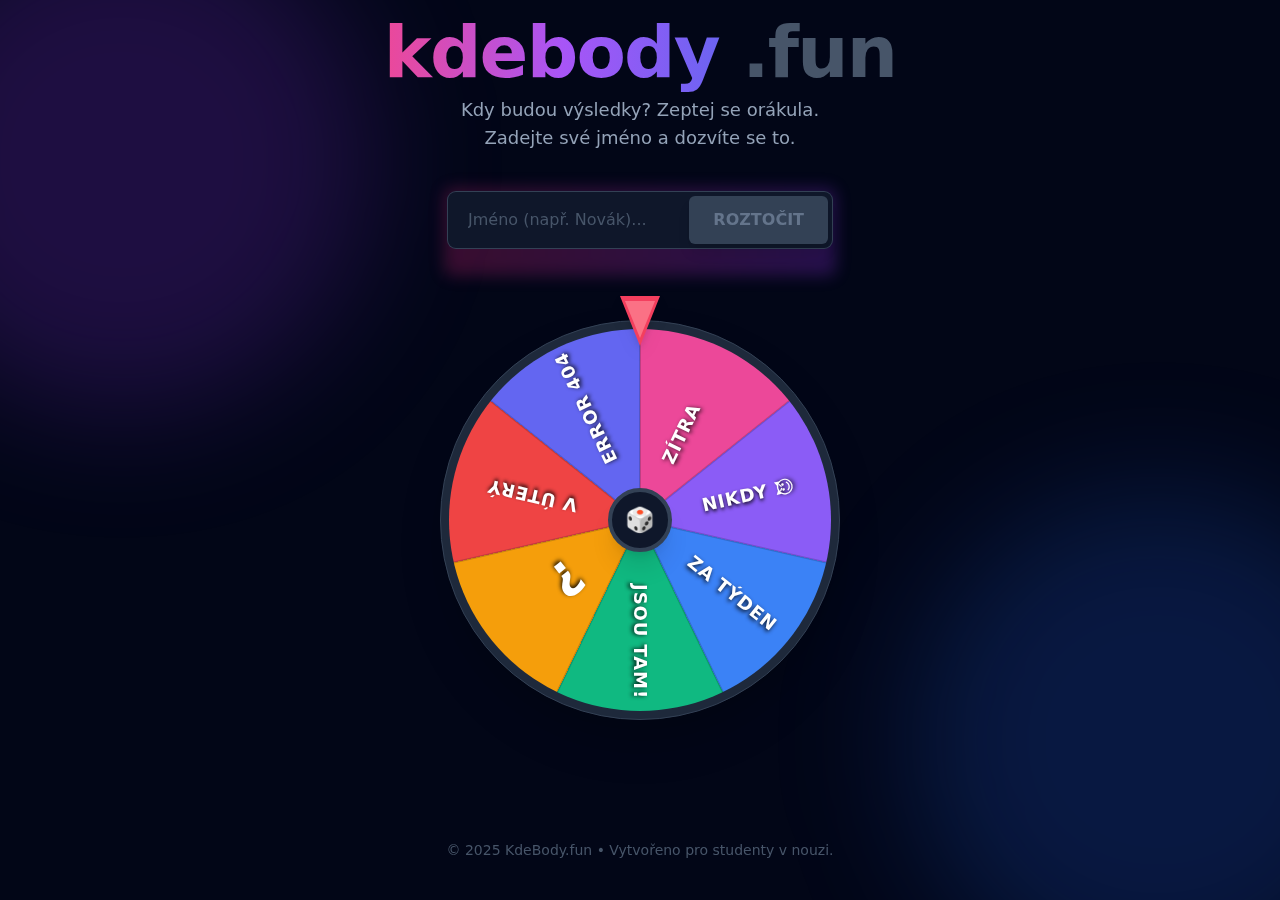
<file: index.html>
<!DOCTYPE html><html><head><meta charset="utf-8"><meta name="viewport" content="width=device-width, initial-scale=1"><title>KdeBody.fun</title><style>@keyframes bounceIn{0%{opacity:0;transform:scale(.3)}50%{opacity:1;transform:scale(1.05)}70%{transform:scale(.9)}to{transform:scale(1)}}.animate-bounce-in{animation:bounceIn .5s cubic-bezier(.215,.61,.355,1) both}</style><link rel="stylesheet" href="/_nuxt/entry.BLFMmYan.css" crossorigin><link rel="preload" as="fetch" crossorigin="anonymous" href="/_payload.json?77106717-8217-4153-9b1f-960126db598b"><link rel="modulepreload" as="script" crossorigin href="/_nuxt/B3glNuSu.js"><link rel="preload" as="fetch" fetchpriority="low" crossorigin="anonymous" href="/_nuxt/builds/meta/77106717-8217-4153-9b1f-960126db598b.json"><meta hid="description" name="description" content="Kdy budou výsledky? Zatoč si kolem!"><link rel="icon" type="image/x-icon" href="/favicon.ico"><script type="module" src="/_nuxt/B3glNuSu.js" crossorigin></script><script id="unhead:payload" type="application/json">{"title":"KdeBody.fun"}</script></head><body><div id="__nuxt"><div class="min-h-screen bg-slate-950 text-slate-100 flex flex-col items-center justify-center p-4 font-sans selection:bg-pink-500 selection:text-white overflow-x-hidden"><div class="fixed top-0 left-0 w-full h-full overflow-hidden pointer-events-none z-0"><div class="absolute top-[-10%] left-[-10%] w-[500px] h-[500px] bg-purple-600/20 rounded-full blur-3xl"></div><div class="absolute bottom-[-10%] right-[-10%] w-[500px] h-[500px] bg-blue-600/20 rounded-full blur-3xl"></div></div><div class="relative z-10 w-full max-w-2xl flex flex-col items-center"><header class="text-center mb-10"><h1 class="text-5xl md:text-7xl font-black tracking-tight mb-2"><span class="text-transparent bg-clip-text bg-gradient-to-r from-pink-500 via-purple-500 to-indigo-500"> kdebody </span><span class="text-slate-600">.fun</span></h1><p class="text-slate-400 text-lg">Kdy budou výsledky? Zeptej se orákula.</p><p class="text-slate-400 text-lg">Zadejte své jméno a dozvíte se to.</p></header><div class="w-full max-w-sm mb-12 relative group"><div class="absolute -inset-1 bg-gradient-to-r from-pink-600 to-purple-600 rounded-lg blur opacity-25 group-hover:opacity-75 transition duration-1000 group-hover:duration-200"></div><div class="relative flex bg-slate-900 rounded-lg p-1 ring-1 ring-slate-700"><input value="" type="text" maxlength="30" placeholder="Jméno (např. Novák)..." class="flex-1 bg-transparent border-none outline-none text-white px-4 py-3 placeholder-slate-600 font-medium"><button disabled class="bg-indigo-600 hover:bg-indigo-500 disabled:bg-slate-700 disabled:text-slate-500 disabled:cursor-not-allowed text-white font-bold py-2 px-6 rounded-md transition-all shadow-lg active:scale-95">ROZTOČIT</button></div><p class="text-xs text-slate-500 mt-2 text-center h-4"><!----></p></div><div class="relative mb-12"><div class="absolute top-0 left-1/2 -translate-x-1/2 -translate-y-6 z-30 filter drop-shadow-lg"><svg width="40" height="50" viewBox="0 0 40 50" fill="none" xmlns="http://www.w3.org/2000/svg"><path d="M20 50L0 0H40L20 50Z" fill="#F43F5E"></path><path d="M20 42L5 5H35L20 42Z" fill="#FB7185"></path></svg></div><div class="relative w-[300px] h-[300px] md:w-[400px] md:h-[400px] rounded-full p-2 bg-slate-800 shadow-2xl border border-slate-700"><div class="w-full h-full rounded-full overflow-hidden relative transition-transform cubic-bezier(0.15, 0, 0, 1)" style="transform:rotate(0deg);transition-duration:5000ms;"><div class="absolute inset-0 w-full h-full" style="background:conic-gradient(#ec4899 0% 14.285714285714286%,#8b5cf6 14.285714285714286% 28.571428571428573%,#3b82f6 28.571428571428573% 42.85714285714286%,#10b981 42.85714285714286% 57.142857142857146%,#f59e0b 57.142857142857146% 71.42857142857143%,#ef4444 71.42857142857143% 85.71428571428572%,#6366f1 85.71428571428572% 100%);"></div><!--[--><div class="absolute top-0 left-1/2 w-[2px] h-1/2 bg-slate-900/20 origin-bottom" style="transform:translateX(-50%) rotate(0deg);"></div><div class="absolute top-0 left-1/2 w-[2px] h-1/2 bg-slate-900/20 origin-bottom" style="transform:translateX(-50%) rotate(51.42857142857143deg);"></div><div class="absolute top-0 left-1/2 w-[2px] h-1/2 bg-slate-900/20 origin-bottom" style="transform:translateX(-50%) rotate(102.85714285714286deg);"></div><div class="absolute top-0 left-1/2 w-[2px] h-1/2 bg-slate-900/20 origin-bottom" style="transform:translateX(-50%) rotate(154.28571428571428deg);"></div><div class="absolute top-0 left-1/2 w-[2px] h-1/2 bg-slate-900/20 origin-bottom" style="transform:translateX(-50%) rotate(205.71428571428572deg);"></div><div class="absolute top-0 left-1/2 w-[2px] h-1/2 bg-slate-900/20 origin-bottom" style="transform:translateX(-50%) rotate(257.14285714285717deg);"></div><div class="absolute top-0 left-1/2 w-[2px] h-1/2 bg-slate-900/20 origin-bottom" style="transform:translateX(-50%) rotate(308.57142857142856deg);"></div><!--]--><!--[--><div class="absolute top-0 left-1/2 w-12 -ml-6 h-1/2 origin-bottom flex flex-col justify-end pb-16 items-center" style="transform:rotate(25.714285714285715deg);"><span class="text-white font-black uppercase tracking-wider whitespace-nowrap text-sm md:text-lg" style="writing-mode:vertical-rl;transform:rotate(180deg);text-shadow:0 2px 4px rgba(0,0,0,0.9);">Zítra</span></div><div class="absolute top-0 left-1/2 w-12 -ml-6 h-1/2 origin-bottom flex flex-col justify-end pb-16 items-center" style="transform:rotate(77.14285714285714deg);"><span class="text-white font-black uppercase tracking-wider whitespace-nowrap text-sm md:text-lg" style="writing-mode:vertical-rl;transform:rotate(180deg);text-shadow:0 2px 4px rgba(0,0,0,0.9);">Nikdy 😈</span></div><div class="absolute top-0 left-1/2 w-12 -ml-6 h-1/2 origin-bottom flex flex-col justify-end pb-16 items-center" style="transform:rotate(128.57142857142858deg);"><span class="text-white font-black uppercase tracking-wider whitespace-nowrap text-sm md:text-lg" style="writing-mode:vertical-rl;transform:rotate(180deg);text-shadow:0 2px 4px rgba(0,0,0,0.9);">Za týden</span></div><div class="absolute top-0 left-1/2 w-12 -ml-6 h-1/2 origin-bottom flex flex-col justify-end pb-16 items-center" style="transform:rotate(180deg);"><span class="text-white font-black uppercase tracking-wider whitespace-nowrap text-sm md:text-lg" style="writing-mode:vertical-rl;transform:rotate(180deg);text-shadow:0 2px 4px rgba(0,0,0,0.9);">Jsou tam!</span></div><div class="absolute top-0 left-1/2 w-12 -ml-6 h-1/2 origin-bottom flex flex-col justify-end pb-16 items-center" style="transform:rotate(231.42857142857144deg);"><span class="text-white font-black uppercase tracking-wider whitespace-nowrap text-3xl md:text-5xl pt-4" style="writing-mode:vertical-rl;transform:rotate(180deg);text-shadow:0 2px 4px rgba(0,0,0,0.9);">?</span></div><div class="absolute top-0 left-1/2 w-12 -ml-6 h-1/2 origin-bottom flex flex-col justify-end pb-16 items-center" style="transform:rotate(282.8571428571429deg);"><span class="text-white font-black uppercase tracking-wider whitespace-nowrap text-sm md:text-lg" style="writing-mode:vertical-rl;transform:rotate(180deg);text-shadow:0 2px 4px rgba(0,0,0,0.9);">V úterý</span></div><div class="absolute top-0 left-1/2 w-12 -ml-6 h-1/2 origin-bottom flex flex-col justify-end pb-16 items-center" style="transform:rotate(334.2857142857143deg);"><span class="text-white font-black uppercase tracking-wider whitespace-nowrap text-sm md:text-lg" style="writing-mode:vertical-rl;transform:rotate(180deg);text-shadow:0 2px 4px rgba(0,0,0,0.9);">Error 404</span></div><!--]--></div><div class="absolute top-1/2 left-1/2 -translate-x-1/2 -translate-y-1/2 w-16 h-16 bg-slate-900 rounded-full border-4 border-slate-700 shadow-xl flex items-center justify-center z-20"><span class="text-2xl animate-pulse">🎲</span></div></div></div><!----></div><footer class="mt-auto py-6 text-center text-slate-600 text-sm z-10"><p>© 2025 KdeBody.fun • Vytvořeno pro studenty v nouzi.</p></footer></div></div><div id="teleports"></div><script type="application/json" data-nuxt-data="nuxt-app" data-ssr="true" id="__NUXT_DATA__" data-src="/_payload.json?77106717-8217-4153-9b1f-960126db598b">[{"state":1,"once":3,"_errors":4,"serverRendered":6,"path":7,"prerenderedAt":8},["Reactive",2],{},["Set"],["ShallowReactive",5],{},true,"/",1764603784368]</script><script>window.__NUXT__={};window.__NUXT__.config={public:{},app:{baseURL:"/",buildId:"77106717-8217-4153-9b1f-960126db598b",buildAssetsDir:"/_nuxt/",cdnURL:""}}</script></body></html>
</file>
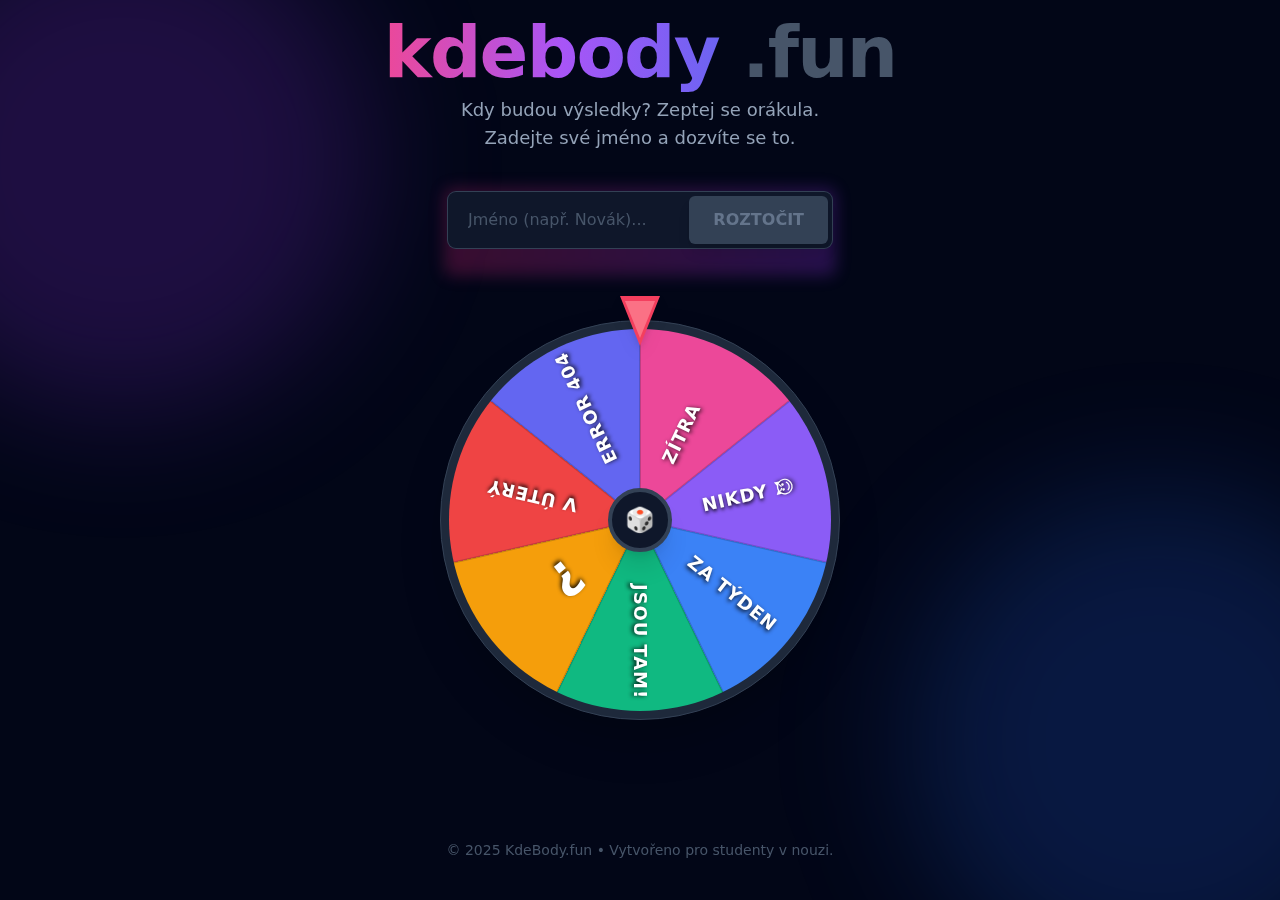
<file: 200.html>
<!DOCTYPE html><html><head><meta charset="utf-8"><meta name="viewport" content="width=device-width, initial-scale=1"><title>KdeBody.fun</title><link rel="stylesheet" href="/_nuxt/entry.BLFMmYan.css" crossorigin><link rel="modulepreload" as="script" crossorigin href="/_nuxt/B3glNuSu.js"><meta hid="description" name="description" content="Kdy budou výsledky? Zatoč si kolem!"><link rel="icon" type="image/x-icon" href="/favicon.ico"><script type="module" src="/_nuxt/B3glNuSu.js" crossorigin></script><script id="unhead:payload" type="application/json">{"title":"KdeBody.fun"}</script></head><body><div id="__nuxt"></div><div id="teleports"></div><script type="application/json" data-nuxt-data="nuxt-app" data-ssr="false" id="__NUXT_DATA__">[{"prerenderedAt":1,"serverRendered":2},1764603784368,false]</script><script>window.__NUXT__={};window.__NUXT__.config={public:{},app:{baseURL:"/",buildId:"77106717-8217-4153-9b1f-960126db598b",buildAssetsDir:"/_nuxt/",cdnURL:""}}</script></body></html>
</file>
<file: _nuxt/entry.BLFMmYan.css>
*,::backdrop,:after,:before{--tw-border-spacing-x:0;--tw-border-spacing-y:0;--tw-translate-x:0;--tw-translate-y:0;--tw-rotate:0;--tw-skew-x:0;--tw-skew-y:0;--tw-scale-x:1;--tw-scale-y:1;--tw-pan-x: ;--tw-pan-y: ;--tw-pinch-zoom: ;--tw-scroll-snap-strictness:proximity;--tw-gradient-from-position: ;--tw-gradient-via-position: ;--tw-gradient-to-position: ;--tw-ordinal: ;--tw-slashed-zero: ;--tw-numeric-figure: ;--tw-numeric-spacing: ;--tw-numeric-fraction: ;--tw-ring-inset: ;--tw-ring-offset-width:0px;--tw-ring-offset-color:#fff;--tw-ring-color:#3b82f680;--tw-ring-offset-shadow:0 0 #0000;--tw-ring-shadow:0 0 #0000;--tw-shadow:0 0 #0000;--tw-shadow-colored:0 0 #0000;--tw-blur: ;--tw-brightness: ;--tw-contrast: ;--tw-grayscale: ;--tw-hue-rotate: ;--tw-invert: ;--tw-saturate: ;--tw-sepia: ;--tw-drop-shadow: ;--tw-backdrop-blur: ;--tw-backdrop-brightness: ;--tw-backdrop-contrast: ;--tw-backdrop-grayscale: ;--tw-backdrop-hue-rotate: ;--tw-backdrop-invert: ;--tw-backdrop-opacity: ;--tw-backdrop-saturate: ;--tw-backdrop-sepia: ;--tw-contain-size: ;--tw-contain-layout: ;--tw-contain-paint: ;--tw-contain-style: }*,:after,:before{border:0 solid #e5e7eb;box-sizing:border-box}:after,:before{--tw-content:""}:host,html{line-height:1.5;-webkit-text-size-adjust:100%;font-family:ui-sans-serif,system-ui,sans-serif,Apple Color Emoji,Segoe UI Emoji,Segoe UI Symbol,Noto Color Emoji;font-feature-settings:normal;font-variation-settings:normal;tab-size:4;-webkit-tap-highlight-color:transparent}body{line-height:inherit;margin:0}hr{border-top-width:1px;color:inherit;height:0}abbr:where([title]){-webkit-text-decoration:underline dotted;text-decoration:underline dotted}h1,h2,h3,h4,h5,h6{font-size:inherit;font-weight:inherit}a{color:inherit;text-decoration:inherit}b,strong{font-weight:bolder}code,kbd,pre,samp{font-family:ui-monospace,SFMono-Regular,Menlo,Monaco,Consolas,Liberation Mono,Courier New,monospace;font-feature-settings:normal;font-size:1em;font-variation-settings:normal}small{font-size:80%}sub,sup{font-size:75%;line-height:0;position:relative;vertical-align:initial}sub{bottom:-.25em}sup{top:-.5em}table{border-collapse:collapse;border-color:inherit;text-indent:0}button,input,optgroup,select,textarea{color:inherit;font-family:inherit;font-feature-settings:inherit;font-size:100%;font-variation-settings:inherit;font-weight:inherit;letter-spacing:inherit;line-height:inherit;margin:0;padding:0}button,select{text-transform:none}button,input:where([type=button]),input:where([type=reset]),input:where([type=submit]){-webkit-appearance:button;background-color:initial;background-image:none}:-moz-focusring{outline:auto}:-moz-ui-invalid{box-shadow:none}progress{vertical-align:initial}::-webkit-inner-spin-button,::-webkit-outer-spin-button{height:auto}[type=search]{-webkit-appearance:textfield;outline-offset:-2px}::-webkit-search-decoration{-webkit-appearance:none}::-webkit-file-upload-button{-webkit-appearance:button;font:inherit}summary{display:list-item}blockquote,dd,dl,figure,h1,h2,h3,h4,h5,h6,hr,p,pre{margin:0}fieldset{margin:0}fieldset,legend{padding:0}menu,ol,ul{list-style:none;margin:0;padding:0}dialog{padding:0}textarea{resize:vertical}input::placeholder,textarea::placeholder{color:#9ca3af;opacity:1}[role=button],button{cursor:pointer}:disabled{cursor:default}audio,canvas,embed,iframe,img,object,svg,video{display:block;vertical-align:middle}img,video{height:auto;max-width:100%}[hidden]:where(:not([hidden=until-found])){display:none}.pointer-events-none{pointer-events:none}.fixed{position:fixed}.absolute{position:absolute}.relative{position:relative}.-inset-1{inset:-.25rem}.inset-0{inset:0}.bottom-\[-10\%\]{bottom:-10%}.left-0{left:0}.left-1\/2{left:50%}.left-\[-10\%\]{left:-10%}.right-\[-10\%\]{right:-10%}.top-0{top:0}.top-1\/2{top:50%}.top-\[-10\%\]{top:-10%}.z-0{z-index:0}.z-10{z-index:10}.z-20{z-index:20}.z-30{z-index:30}.z-50{z-index:50}.-ml-6{margin-left:-1.5rem}.mb-10{margin-bottom:2.5rem}.mb-12{margin-bottom:3rem}.mb-2{margin-bottom:.5rem}.mb-4{margin-bottom:1rem}.mb-6{margin-bottom:1.5rem}.mt-2{margin-top:.5rem}.mt-auto{margin-top:auto}.flex{display:flex}.h-1\/2{height:50%}.h-16{height:4rem}.h-4{height:1rem}.h-\[300px\]{height:300px}.h-\[500px\]{height:500px}.h-full{height:100%}.min-h-screen{min-height:100vh}.w-12{width:3rem}.w-16{width:4rem}.w-\[2px\]{width:2px}.w-\[300px\]{width:300px}.w-\[500px\]{width:500px}.w-full{width:100%}.max-w-2xl{max-width:42rem}.max-w-md{max-width:28rem}.max-w-sm{max-width:24rem}.flex-1{flex:1 1 0%}.origin-bottom{transform-origin:bottom}.-translate-x-1\/2{--tw-translate-x:-50%}.-translate-x-1\/2,.-translate-y-1\/2{transform:translate(var(--tw-translate-x),var(--tw-translate-y)) rotate(var(--tw-rotate)) skew(var(--tw-skew-x)) skewY(var(--tw-skew-y)) scaleX(var(--tw-scale-x)) scaleY(var(--tw-scale-y))}.-translate-y-1\/2{--tw-translate-y:-50%}.-translate-y-6{--tw-translate-y:-1.5rem}.-translate-y-6,.scale-100{transform:translate(var(--tw-translate-x),var(--tw-translate-y)) rotate(var(--tw-rotate)) skew(var(--tw-skew-x)) skewY(var(--tw-skew-y)) scaleX(var(--tw-scale-x)) scaleY(var(--tw-scale-y))}.scale-100{--tw-scale-x:1;--tw-scale-y:1}.transform{transform:translate(var(--tw-translate-x),var(--tw-translate-y)) rotate(var(--tw-rotate)) skew(var(--tw-skew-x)) skewY(var(--tw-skew-y)) scaleX(var(--tw-scale-x)) scaleY(var(--tw-scale-y))}@keyframes pulse{50%{opacity:.5}}.animate-pulse{animation:pulse 2s cubic-bezier(.4,0,.6,1) infinite}.flex-col{flex-direction:column}.items-center{align-items:center}.justify-end{justify-content:flex-end}.justify-center{justify-content:center}.overflow-hidden{overflow:hidden}.overflow-x-hidden{overflow-x:hidden}.whitespace-nowrap{white-space:nowrap}.rounded-2xl{border-radius:1rem}.rounded-full{border-radius:9999px}.rounded-lg{border-radius:.5rem}.rounded-md{border-radius:.375rem}.border{border-width:1px}.border-4{border-width:4px}.border-none{border-style:none}.border-slate-600{--tw-border-opacity:1;border-color:rgb(71 85 105/var(--tw-border-opacity,1))}.border-slate-700{--tw-border-opacity:1;border-color:rgb(51 65 85/var(--tw-border-opacity,1))}.bg-black\/60{background-color:#0009}.bg-blue-600\/20{background-color:#2563eb33}.bg-indigo-600{--tw-bg-opacity:1;background-color:rgb(79 70 229/var(--tw-bg-opacity,1))}.bg-purple-600\/20{background-color:#9333ea33}.bg-slate-800{--tw-bg-opacity:1;background-color:rgb(30 41 59/var(--tw-bg-opacity,1))}.bg-slate-900{--tw-bg-opacity:1;background-color:rgb(15 23 42/var(--tw-bg-opacity,1))}.bg-slate-900\/20{background-color:#0f172a33}.bg-slate-950{--tw-bg-opacity:1;background-color:rgb(2 6 23/var(--tw-bg-opacity,1))}.bg-transparent{background-color:initial}.bg-gradient-to-r{background-image:linear-gradient(to right,var(--tw-gradient-stops))}.from-pink-400{--tw-gradient-from:#f472b6 var(--tw-gradient-from-position);--tw-gradient-to:#f472b600 var(--tw-gradient-to-position);--tw-gradient-stops:var(--tw-gradient-from),var(--tw-gradient-to)}.from-pink-500{--tw-gradient-from:#ec4899 var(--tw-gradient-from-position);--tw-gradient-to:#ec489900 var(--tw-gradient-to-position);--tw-gradient-stops:var(--tw-gradient-from),var(--tw-gradient-to)}.from-pink-600{--tw-gradient-from:#db2777 var(--tw-gradient-from-position);--tw-gradient-to:#db277700 var(--tw-gradient-to-position);--tw-gradient-stops:var(--tw-gradient-from),var(--tw-gradient-to)}.via-purple-500{--tw-gradient-to:#a855f700 var(--tw-gradient-to-position);--tw-gradient-stops:var(--tw-gradient-from),#a855f7 var(--tw-gradient-via-position),var(--tw-gradient-to)}.to-indigo-400{--tw-gradient-to:#818cf8 var(--tw-gradient-to-position)}.to-indigo-500{--tw-gradient-to:#6366f1 var(--tw-gradient-to-position)}.to-purple-600{--tw-gradient-to:#9333ea var(--tw-gradient-to-position)}.bg-clip-text{-webkit-background-clip:text;background-clip:text}.p-1{padding:.25rem}.p-2{padding:.5rem}.p-4{padding:1rem}.p-8{padding:2rem}.px-4{padding-left:1rem;padding-right:1rem}.px-6{padding-left:1.5rem;padding-right:1.5rem}.py-2{padding-bottom:.5rem;padding-top:.5rem}.py-3{padding-bottom:.75rem;padding-top:.75rem}.py-6{padding-bottom:1.5rem;padding-top:1.5rem}.pb-16{padding-bottom:4rem}.pt-4{padding-top:1rem}.text-center{text-align:center}.font-mono{font-family:ui-monospace,SFMono-Regular,Menlo,Monaco,Consolas,Liberation Mono,Courier New,monospace}.font-sans{font-family:ui-sans-serif,system-ui,sans-serif,Apple Color Emoji,Segoe UI Emoji,Segoe UI Symbol,Noto Color Emoji}.text-2xl{font-size:1.5rem;line-height:2rem}.text-3xl{font-size:1.875rem;line-height:2.25rem}.text-4xl{font-size:2.25rem;line-height:2.5rem}.text-5xl{font-size:3rem;line-height:1}.text-6xl{font-size:3.75rem;line-height:1}.text-lg{font-size:1.125rem;line-height:1.75rem}.text-sm{font-size:.875rem;line-height:1.25rem}.text-xs{font-size:.75rem;line-height:1rem}.font-black{font-weight:900}.font-bold{font-weight:700}.font-medium{font-weight:500}.uppercase{text-transform:uppercase}.tracking-tight{letter-spacing:-.025em}.tracking-wider{letter-spacing:.05em}.tracking-widest{letter-spacing:.1em}.text-pink-500{--tw-text-opacity:1;color:rgb(236 72 153/var(--tw-text-opacity,1))}.text-slate-100{--tw-text-opacity:1;color:rgb(241 245 249/var(--tw-text-opacity,1))}.text-slate-400{--tw-text-opacity:1;color:rgb(148 163 184/var(--tw-text-opacity,1))}.text-slate-500{--tw-text-opacity:1;color:rgb(100 116 139/var(--tw-text-opacity,1))}.text-slate-600{--tw-text-opacity:1;color:rgb(71 85 105/var(--tw-text-opacity,1))}.text-transparent{color:#0000}.text-white{--tw-text-opacity:1;color:rgb(255 255 255/var(--tw-text-opacity,1))}.placeholder-slate-600::placeholder{--tw-placeholder-opacity:1;color:rgb(71 85 105/var(--tw-placeholder-opacity,1))}.opacity-25{opacity:.25}.shadow-2xl{--tw-shadow:0 25px 50px -12px #00000040;--tw-shadow-colored:0 25px 50px -12px var(--tw-shadow-color)}.shadow-2xl,.shadow-lg{box-shadow:var(--tw-ring-offset-shadow,0 0 #0000),var(--tw-ring-shadow,0 0 #0000),var(--tw-shadow)}.shadow-lg{--tw-shadow:0 10px 15px -3px #0000001a,0 4px 6px -4px #0000001a;--tw-shadow-colored:0 10px 15px -3px var(--tw-shadow-color),0 4px 6px -4px var(--tw-shadow-color)}.shadow-xl{--tw-shadow:0 20px 25px -5px #0000001a,0 8px 10px -6px #0000001a;--tw-shadow-colored:0 20px 25px -5px var(--tw-shadow-color),0 8px 10px -6px var(--tw-shadow-color);box-shadow:var(--tw-ring-offset-shadow,0 0 #0000),var(--tw-ring-shadow,0 0 #0000),var(--tw-shadow)}.outline-none{outline:2px solid #0000;outline-offset:2px}.ring-1{--tw-ring-offset-shadow:var(--tw-ring-inset) 0 0 0 var(--tw-ring-offset-width) var(--tw-ring-offset-color);--tw-ring-shadow:var(--tw-ring-inset) 0 0 0 calc(1px + var(--tw-ring-offset-width)) var(--tw-ring-color);box-shadow:var(--tw-ring-offset-shadow),var(--tw-ring-shadow),var(--tw-shadow,0 0 #0000)}.ring-slate-700{--tw-ring-opacity:1;--tw-ring-color:rgb(51 65 85/var(--tw-ring-opacity,1))}.blur{--tw-blur:blur(8px)}.blur,.blur-3xl{filter:var(--tw-blur) var(--tw-brightness) var(--tw-contrast) var(--tw-grayscale) var(--tw-hue-rotate) var(--tw-invert) var(--tw-saturate) var(--tw-sepia) var(--tw-drop-shadow)}.blur-3xl{--tw-blur:blur(64px)}.drop-shadow-lg{--tw-drop-shadow:drop-shadow(0 10px 8px #0000000a) drop-shadow(0 4px 3px #0000001a)}.drop-shadow-lg,.filter{filter:var(--tw-blur) var(--tw-brightness) var(--tw-contrast) var(--tw-grayscale) var(--tw-hue-rotate) var(--tw-invert) var(--tw-saturate) var(--tw-sepia) var(--tw-drop-shadow)}.backdrop-blur-sm{--tw-backdrop-blur:blur(4px);-webkit-backdrop-filter:var(--tw-backdrop-blur) var(--tw-backdrop-brightness) var(--tw-backdrop-contrast) var(--tw-backdrop-grayscale) var(--tw-backdrop-hue-rotate) var(--tw-backdrop-invert) var(--tw-backdrop-opacity) var(--tw-backdrop-saturate) var(--tw-backdrop-sepia);backdrop-filter:var(--tw-backdrop-blur) var(--tw-backdrop-brightness) var(--tw-backdrop-contrast) var(--tw-backdrop-grayscale) var(--tw-backdrop-hue-rotate) var(--tw-backdrop-invert) var(--tw-backdrop-opacity) var(--tw-backdrop-saturate) var(--tw-backdrop-sepia)}.transition{transition-duration:.15s;transition-property:color,background-color,border-color,text-decoration-color,fill,stroke,opacity,box-shadow,transform,filter,backdrop-filter;transition-timing-function:cubic-bezier(.4,0,.2,1)}.transition-all{transition-duration:.15s;transition-property:all;transition-timing-function:cubic-bezier(.4,0,.2,1)}.transition-colors{transition-duration:.15s;transition-property:color,background-color,border-color,text-decoration-color,fill,stroke;transition-timing-function:cubic-bezier(.4,0,.2,1)}.transition-transform{transition-duration:.15s;transition-property:transform;transition-timing-function:cubic-bezier(.4,0,.2,1)}.duration-1000{transition-duration:1s}.selection\:bg-pink-500 ::selection{--tw-bg-opacity:1;background-color:rgb(236 72 153/var(--tw-bg-opacity,1))}.selection\:text-white ::selection{--tw-text-opacity:1;color:rgb(255 255 255/var(--tw-text-opacity,1))}.selection\:bg-pink-500::selection{--tw-bg-opacity:1;background-color:rgb(236 72 153/var(--tw-bg-opacity,1))}.selection\:text-white::selection{--tw-text-opacity:1;color:rgb(255 255 255/var(--tw-text-opacity,1))}.hover\:bg-indigo-500:hover{--tw-bg-opacity:1;background-color:rgb(99 102 241/var(--tw-bg-opacity,1))}.hover\:bg-slate-700:hover{--tw-bg-opacity:1;background-color:rgb(51 65 85/var(--tw-bg-opacity,1))}.active\:scale-95:active{--tw-scale-x:.95;--tw-scale-y:.95;transform:translate(var(--tw-translate-x),var(--tw-translate-y)) rotate(var(--tw-rotate)) skew(var(--tw-skew-x)) skewY(var(--tw-skew-y)) scaleX(var(--tw-scale-x)) scaleY(var(--tw-scale-y))}.disabled\:cursor-not-allowed:disabled{cursor:not-allowed}.disabled\:bg-slate-700:disabled{--tw-bg-opacity:1;background-color:rgb(51 65 85/var(--tw-bg-opacity,1))}.disabled\:text-slate-500:disabled{--tw-text-opacity:1;color:rgb(100 116 139/var(--tw-text-opacity,1))}.group:hover .group-hover\:opacity-75{opacity:.75}.group:hover .group-hover\:duration-200{transition-duration:.2s}@media(min-width:768px){.md\:h-\[400px\]{height:400px}.md\:w-\[400px\]{width:400px}.md\:text-5xl{font-size:3rem;line-height:1}.md\:text-7xl{font-size:4.5rem;line-height:1}.md\:text-lg{font-size:1.125rem;line-height:1.75rem}}@keyframes bounceIn{0%{opacity:0;transform:scale(.3)}50%{opacity:1;transform:scale(1.05)}70%{transform:scale(.9)}to{transform:scale(1)}}.animate-bounce-in{animation:bounceIn .5s cubic-bezier(.215,.61,.355,1) both}
</file>
